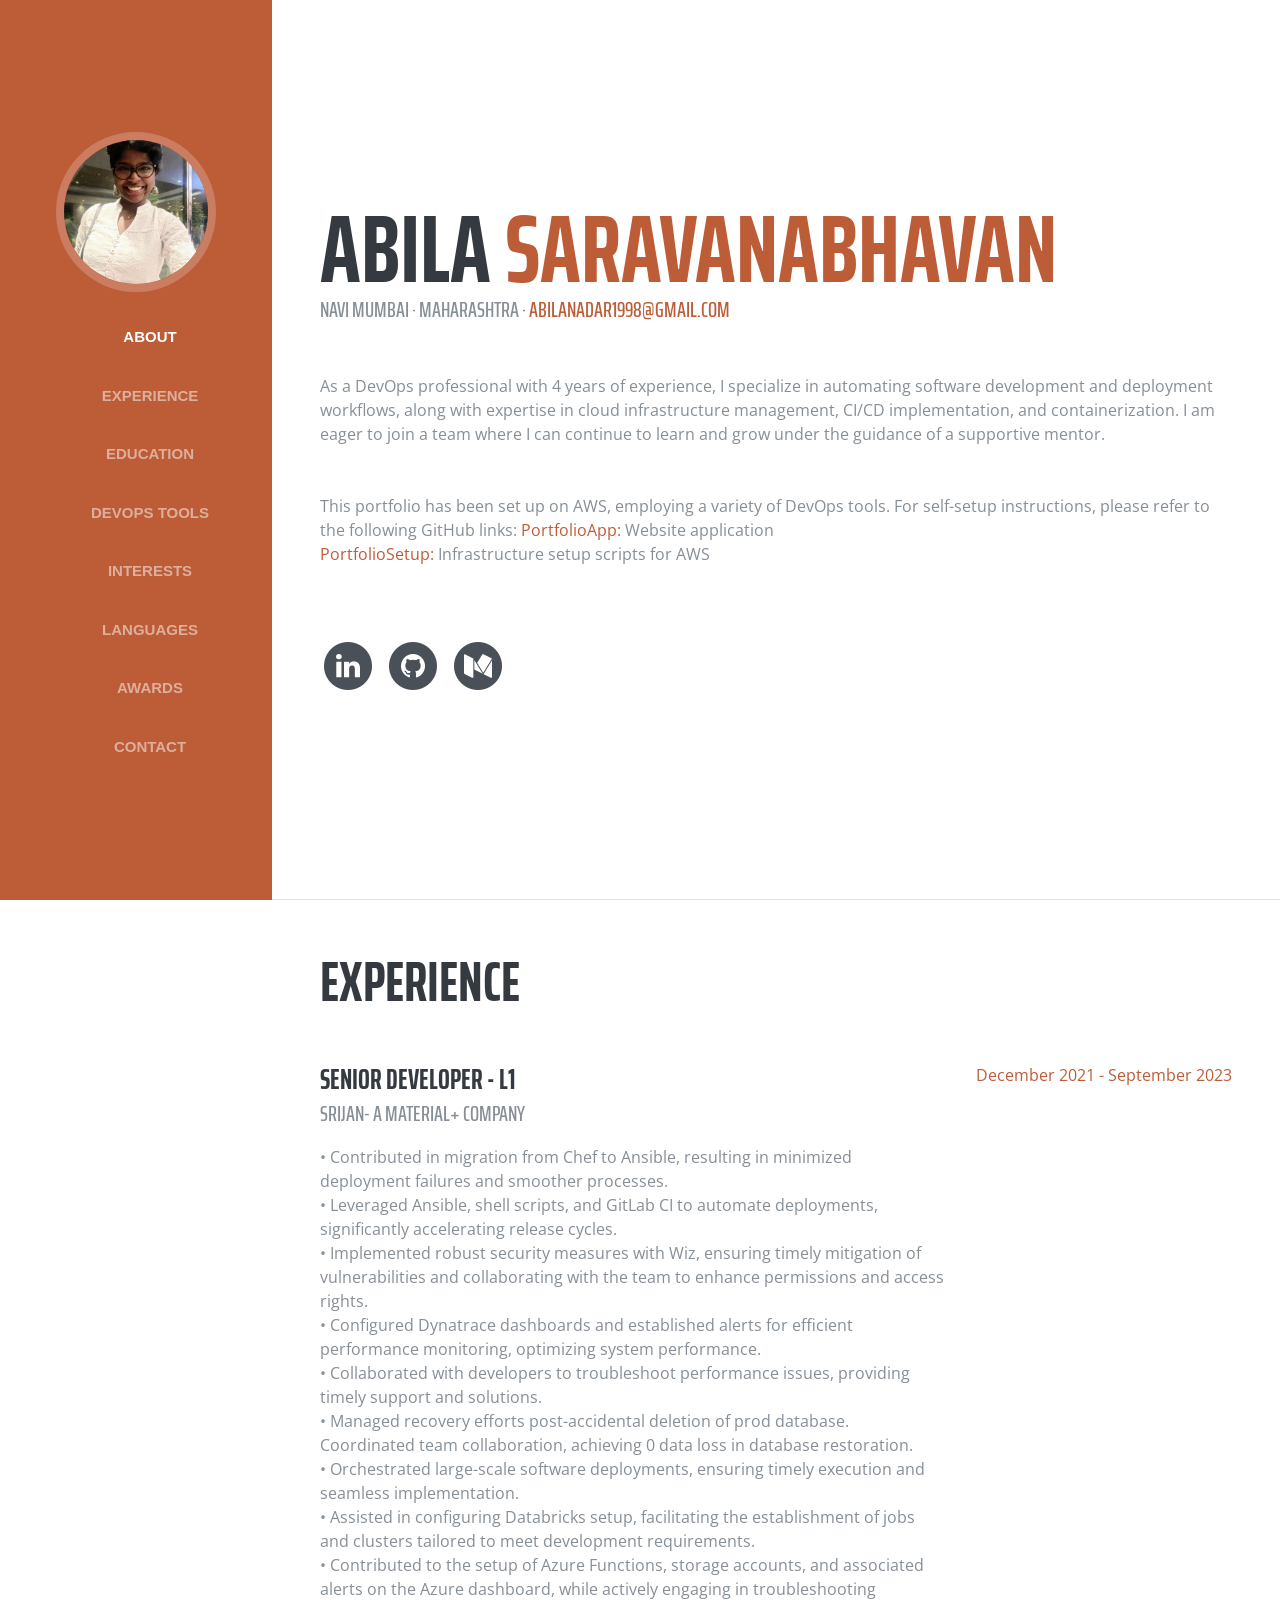
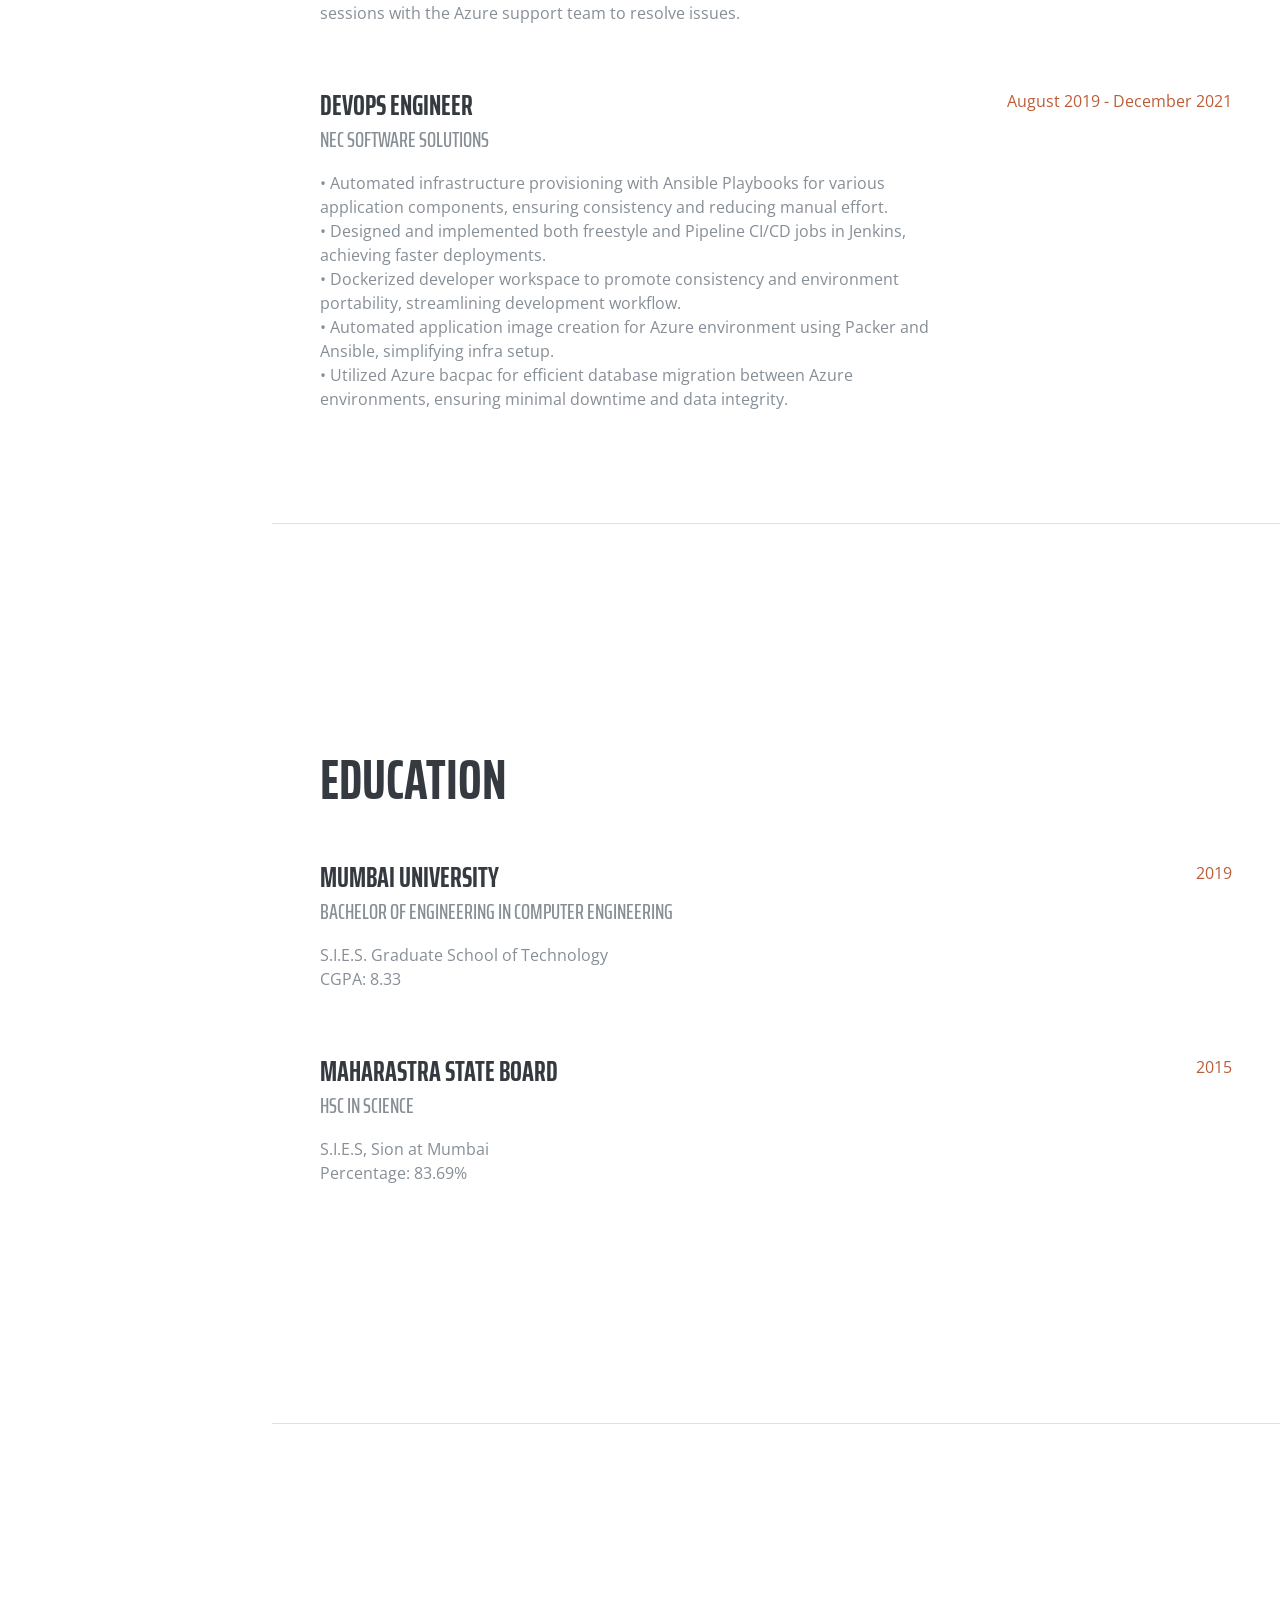
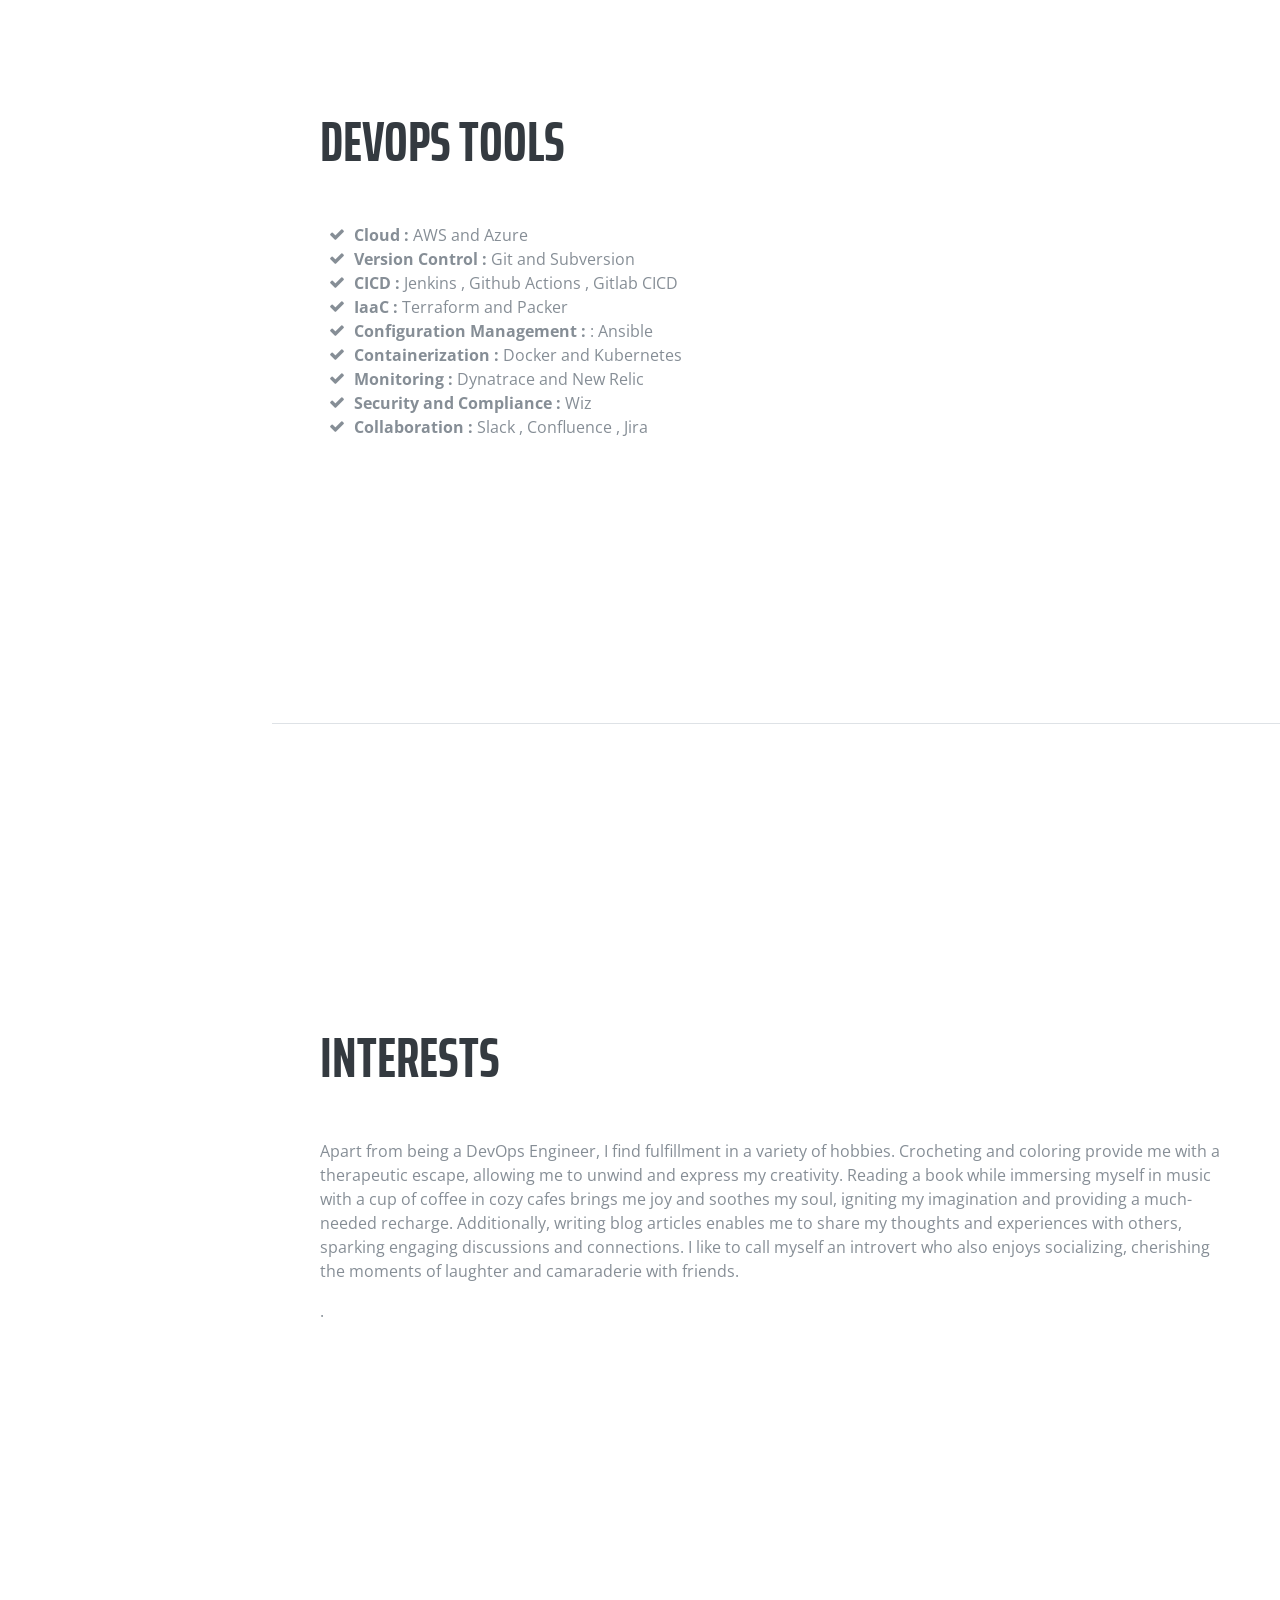
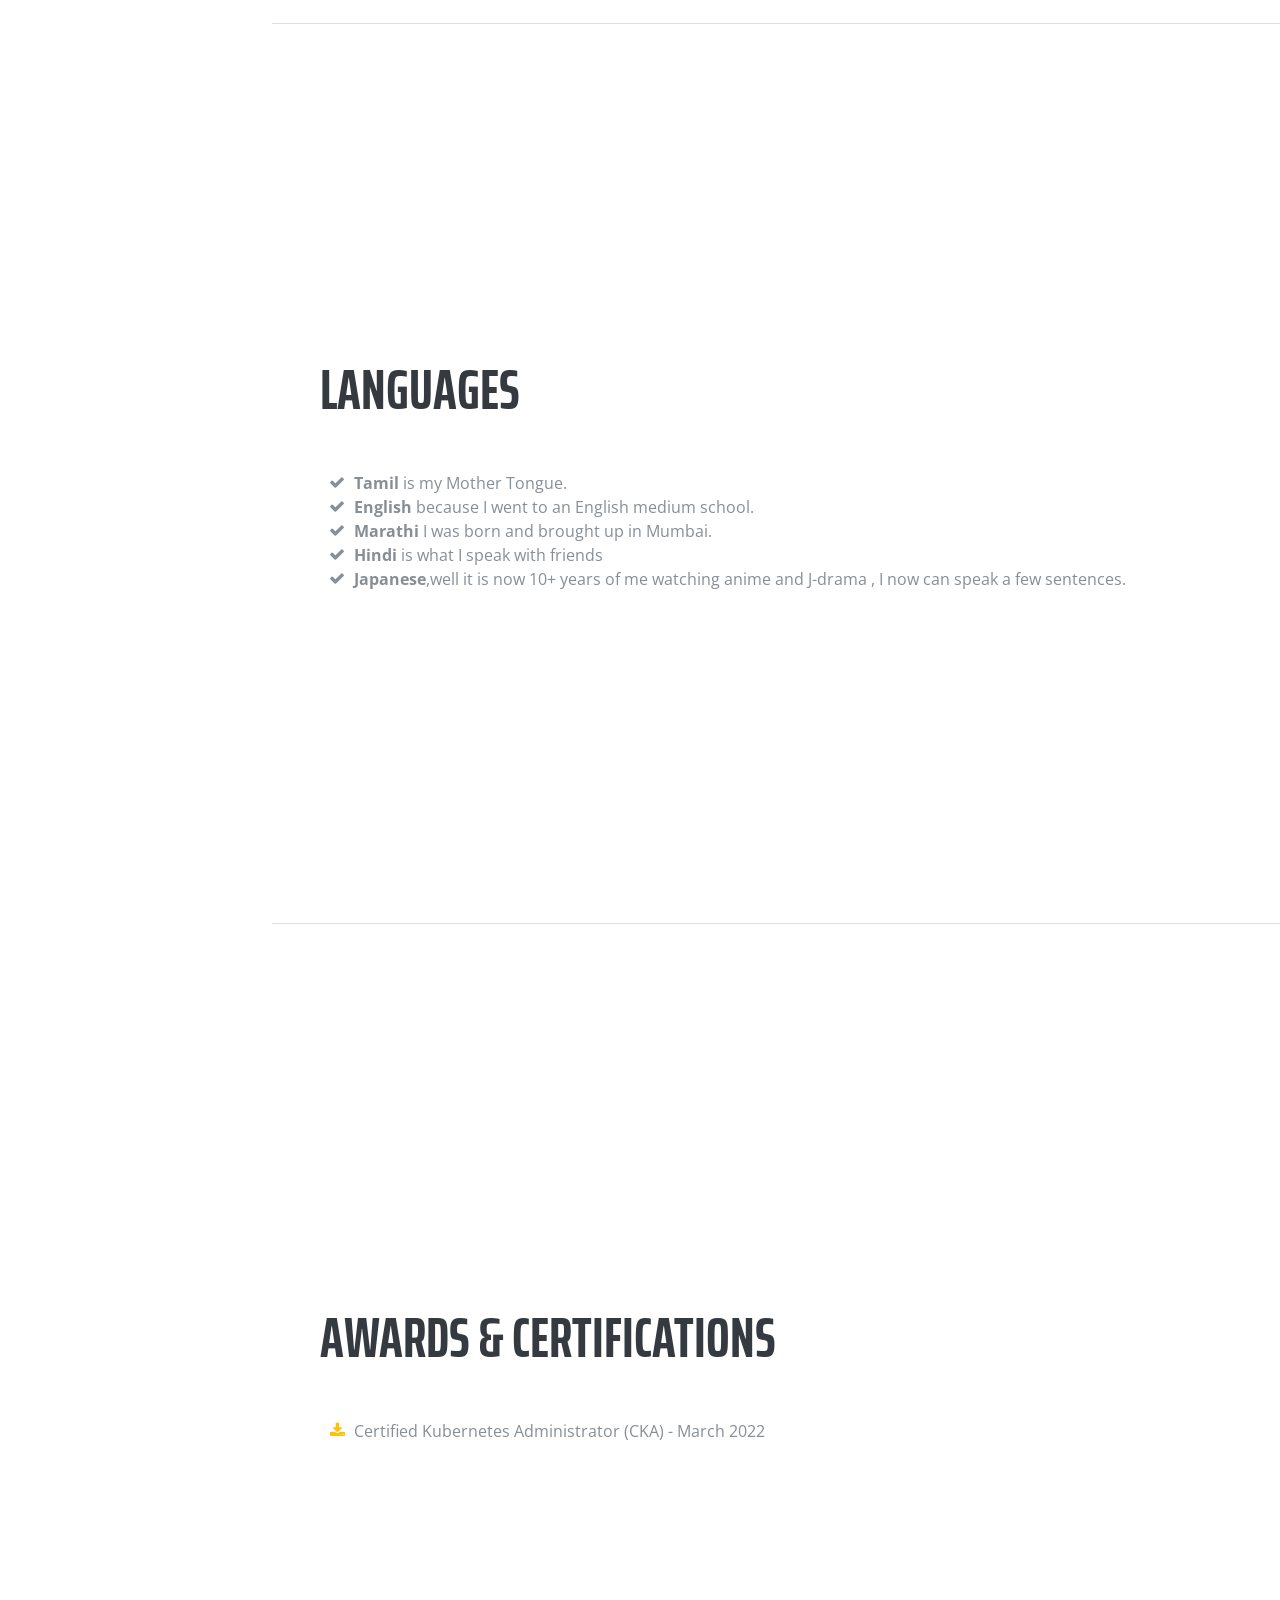
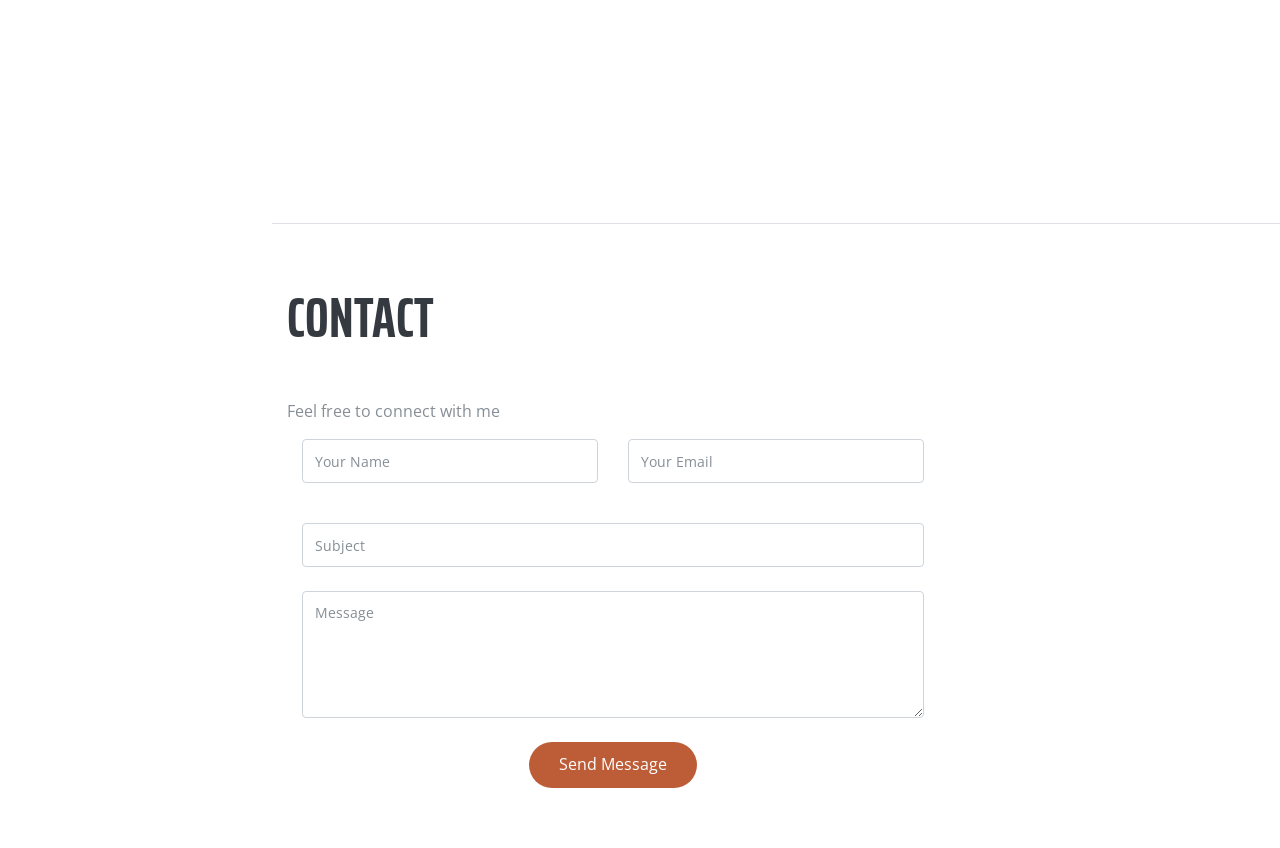
<file: application/WebContent/index.html>
<!DOCTYPE html>
<html lang="en">

  <head>

    <meta charset="utf-8">
    <meta name="viewport" content="width=device-width, initial-scale=1, shrink-to-fit=no">
    <meta name="description" content="">
    <meta name="author" content="">

    <title>Abila Saravanabhavan Portfolio Resume</title>

    <!-- Bootstrap core CSS -->
    <link href="vendor/bootstrap/css/bootstrap.min.css" rel="stylesheet">

    <!-- Custom fonts for this template -->
    <link href="https://fonts.googleapis.com/css?family=Saira+Extra+Condensed:100,200,300,400,500,600,700,800,900" rel="stylesheet">
    <link href="https://fonts.googleapis.com/css?family=Open+Sans:300,300i,400,400i,600,600i,700,700i,800,800i" rel="stylesheet">
    <link href="vendor/font-awesome/css/font-awesome.min.css" rel="stylesheet">
    <link href="vendor/devicons/css/devicons.min.css" rel="stylesheet">
    <link href="vendor/simple-line-icons/css/simple-line-icons.css" rel="stylesheet">

    <!-- Custom styles for this template -->
    <link href="css/resume.min.css" rel="stylesheet">

    <!-- Template Main CSS File -->
    <link href="assets/css/style.css" rel="stylesheet">


  </head>

  <body id="page-top">

    <nav class="navbar navbar-expand-lg navbar-dark bg-primary fixed-top" id="sideNav">
      <a class="navbar-brand js-scroll-trigger" href="#page-top">
        <span class="d-block d-lg-none">Start Bootstrap</span>
        <span class="d-none d-lg-block">
          <img class="img-fluid img-profile rounded-circle mx-auto mb-2" src="img/profile.jpg" alt="">
        </span>
      </a>
      <button class="navbar-toggler" type="button" data-toggle="collapse" data-target="#navbarSupportedContent" aria-controls="navbarSupportedContent" aria-expanded="false" aria-label="Toggle navigation">
        <span class="navbar-toggler-icon"></span>
      </button>
      <div class="collapse navbar-collapse" id="navbarSupportedContent">
        <ul class="navbar-nav">
          <li class="nav-item">
            <a class="nav-link js-scroll-trigger" href="#about">About</a>
          </li>
          <li class="nav-item">
            <a class="nav-link js-scroll-trigger" href="#experience">Experience</a>
          </li>
          <li class="nav-item">
            <a class="nav-link js-scroll-trigger" href="#education">Education</a>
          </li>
          <li class="nav-item">
            <a class="nav-link js-scroll-trigger" href="#tools">DevOps Tools</a>
          </li>
          <li class="nav-item">
            <a class="nav-link js-scroll-trigger" href="#interests">Interests</a>
          </li>
          <li class="nav-item">
            <a class="nav-link js-scroll-trigger" href="#languages">Languages</a>
          </li>
          <li class="nav-item">
            <a class="nav-link js-scroll-trigger" href="#awards">Awards</a>
          </li>
          <li class="nav-item">
            <a class="nav-link js-scroll-trigger" href="#contact">Contact</a>
          </li>
        </ul>
      </div>
    </nav>

    <div class="container-fluid p-0">

      <section class="resume-section p-3 p-lg-5 d-flex d-column" id="about">
        <div class="my-auto">
          <h1 class="mb-0">Abila
            <span class="text-primary">Saravanabhavan</span>
          </h1>
          <div class="subheading mb-5">Navi Mumbai · Maharashtra ·
            <a href="mailto:name@email.com">abilanadar1998@gmail.com</a>
          </div>
          <p class="mb-5">
            As a DevOps professional with 4 years of experience, I specialize in automating software development and deployment workflows, along with expertise in cloud infrastructure management, CI/CD implementation, and containerization. I am eager to join a team where I can continue to learn and grow under the guidance of a supportive mentor.</p>
          
            This portfolio has been set up on AWS, employing a variety of DevOps tools. For self-setup instructions, please refer to the following GitHub links: 
            <a href="https://github.com/abila98/PortfolioApp.git" target="_blank">PortfolioApp:</a> Website application <br>
            <a href="https://github.com/abila98/PortfolioSetup.git" target="_blank">PortfolioSetup:</a> Infrastructure setup scripts for AWS<br>
            <br><br><br>
          <ul class="list-inline list-social-icons mb-0">
            <li class="list-inline-item">
              <a href="https://www.linkedin.com/in/abila-saravanabhavan/" target="_blank">
                <span class="fa-stack fa-lg">
                  <i class="fa fa-circle fa-stack-2x"></i>
                  <i class="fa fa-linkedin fa-stack-1x fa-inverse"></i>
                </span>
              </a>
            </li>
            <li class="list-inline-item">
              <a href="https://github.com/abila98/" target="_blank">
                <span class="fa-stack fa-lg">
                  <i class="fa fa-circle fa-stack-2x"></i>
                  <i class="fa fa-github fa-stack-1x fa-inverse"></i>
                </span>
              </a>
            </li>

            <li class="list-inline-item">
              <a href="https://medium.com/@abilathegreat" target="_blank">
                <span class="fa-stack fa-lg">
                  <i class="fa fa-circle fa-stack-2x"></i>
                  <i class="fa fa-medium fa-stack-1x fa-inverse"></i>
                </span>
              </a>
            </li>
          </ul>
        </div>
      </section>

      <section class="resume-section p-3 p-lg-5 d-flex flex-column" id="experience">
        <div class="my-auto">
          <h2 class="mb-5">Experience</h2>

          <div class="resume-item d-flex flex-column flex-md-row mb-5">
            <div class="resume-content mr-auto">
              <h3 class="mb-0">Senior Developer - L1</h3>
              <div class="subheading mb-3">Srijan- A Material+ Company</div>
              <p>• Contributed in migration from Chef to Ansible, resulting in minimized deployment failures and smoother processes. 
                <br>• Leveraged Ansible, shell scripts, and GitLab CI to automate deployments, significantly accelerating release cycles.<br>
                • Implemented robust security measures with Wiz, ensuring timely mitigation of vulnerabilities and collaborating with the team to enhance
                permissions and access rights.<br>
                • Configured Dynatrace dashboards and established alerts for efficient performance monitoring, optimizing system performance.<br>
                • Collaborated with developers to troubleshoot performance issues, providing timely support and solutions.<br>
                • Managed recovery efforts post-accidental deletion of prod database. Coordinated team collaboration, achieving 0 data loss in database restoration.<br>
                • Orchestrated large-scale software deployments, ensuring timely execution and seamless implementation.<br>
                • Assisted in configuring Databricks setup, facilitating the establishment of jobs and clusters tailored to meet development requirements.<br>
                • Contributed to the setup of Azure Functions, storage accounts, and associated alerts on the Azure dashboard, while actively engaging in
                troubleshooting sessions with the Azure support team to resolve issues.</p>
            </div>
            <div class="resume-date text-md-right">
              <span class="text-primary">December 2021 - September 2023</span>
            </div>
          </div>

          <div class="resume-item d-flex flex-column flex-md-row mb-5">
            <div class="resume-content mr-auto">
              <h3 class="mb-0">DevOps Engineer</h3>
              <div class="subheading mb-3">NEC Software Solutions</div>
              <p>• Automated infrastructure provisioning with Ansible Playbooks for various application components, ensuring consistency and reducing
                manual effort.<br>
                • Designed and implemented both freestyle and Pipeline CI/CD jobs in Jenkins, achieving faster deployments.<br>
                • Dockerized developer workspace to promote consistency and environment portability, streamlining development workflow.<br>
                • Automated application image creation for Azure environment using Packer and Ansible, simplifying infra setup.<br>
                • Utilized Azure bacpac for efficient database migration between Azure environments, ensuring minimal downtime and data integrity.
                </p>
            </div>
            <div class="resume-date text-md-right">
              <span class="text-primary">August 2019 - December 2021</span>
            </div>
          </div>
        </div>

      </section>

      <section class="resume-section p-3 p-lg-5 d-flex flex-column" id="education">
        <div class="my-auto">
          <h2 class="mb-5">Education</h2>

          <div class="resume-item d-flex flex-column flex-md-row mb-5">
            <div class="resume-content mr-auto">
              <h3 class="mb-0">Mumbai University</h3>
              <div class="subheading mb-3">Bachelor of Engineering in Computer Engineering</div>
              <div>S.I.E.S. Graduate School of Technology</div>
              <p>CGPA: 8.33</p>
            </div>
            <div class="resume-date text-md-right">
              <span class="text-primary">2019</span>
            </div>
          </div>

          <div class="resume-item d-flex flex-column flex-md-row">
            <div class="resume-content mr-auto">
              <h3 class="mb-0">Maharastra State Board</h3>
              <div class="subheading mb-3">HSC in Science</div>
              <div>S.I.E.S, Sion at Mumbai</div>
              <p>Percentage: 83.69%</p>
            </div>
            <div class="resume-date text-md-right">
              <span class="text-primary">2015</span>
            </div>
          </div>

        </div>
      </section>

      <section class="resume-section p-3 p-lg-5 d-flex flex-column" id="tools">
        <div class="my-auto">
          <h2 class="mb-5">DevOps Tools</h2>
          <ul class="fa-ul mb-0">
            <li>
              <i class="fa-li fa fa-check"></i>
              <b>Cloud :</b> AWS and Azure</li>
            <li>
              <i class="fa-li fa fa-check"></i>
              <b>Version Control :</b> Git and Subversion</li>
            <li>
              <i class="fa-li fa fa-check"></i>
              <b>CICD :</b> Jenkins , Github Actions , Gitlab CICD</li>
            <li>
              <i class="fa-li fa fa-check"></i>
             <b>IaaC :</b> Terraform and Packer</li>
             <li>
              <i class="fa-li fa fa-check"></i>
             <b>Configuration Management : </b> : Ansible</li>
             <li>
              <i class="fa-li fa fa-check"></i>
             <b>Containerization : </b>Docker and Kubernetes</li>
             <li>
              <i class="fa-li fa fa-check"></i>
             <b>Monitoring : </b> Dynatrace and New Relic</li>
             <li>
              <i class="fa-li fa fa-check"></i>
             <b>Security and Compliance : </b> Wiz</li>
             <li>
              <i class="fa-li fa fa-check"></i>
             <b>Collaboration : </b> Slack , Confluence , Jira</li>
          </ul>
        </div>
      </section>

      <section class="resume-section p-3 p-lg-5 d-flex flex-column" id="interests">
        <div class="my-auto">
          <h2 class="mb-5">Interests</h2>
          <p>Apart from being a DevOps Engineer, I find fulfillment in a variety of hobbies. Crocheting and coloring provide me with a therapeutic escape, allowing me to unwind and express my creativity. Reading a book while immersing myself in music with a cup of coffee in cozy cafes brings me joy and soothes my soul, igniting my imagination and providing a much-needed recharge. Additionally, writing blog articles enables me to share my thoughts and experiences with others, sparking engaging discussions and connections. I like to call myself an introvert who also enjoys socializing, cherishing the moments of laughter and camaraderie with friends.</p>
          <p class="mb-0">.</p>
        </div>
      </section>

      <section class="resume-section p-3 p-lg-5 d-flex flex-column" id="languages">
        <div class="my-auto">
          <h2 class="mb-5">Languages</h2>
          <ul class="fa-ul mb-0">
            <li>
              <i class="fa-li fa fa-check"></i>
              <b>Tamil</b> is my Mother Tongue.</li>
            <li>
              <i class="fa-li fa fa-check"></i>
              <b>English</b> because I went to an English medium school.</li>
            <li>
              <i class="fa-li fa fa-check"></i>
              <b>Marathi</b> I was born and brought up in Mumbai.</li>
            <li>
              <i class="fa-li fa fa-check"></i>
             <b>Hindi</b> is what I speak with friends</li>
             <li>
              <i class="fa-li fa fa-check"></i>
             <b>Japanese</b>,well it is now 10+ years of me watching anime and J-drama , I now can speak a few sentences.</li>
          </ul>

        </div>
      </section>

      <section class="resume-section p-3 p-lg-5 d-flex flex-column" id="awards">
        <div class="my-auto">
          <h2 class="mb-5">Awards &amp; Certifications</h2>
          <ul class="fa-ul mb-0">
            <li>Certified Kubernetes Administrator (CKA) - March 2022
              <a href="https://abilacertificate.s3.us-west-1.amazonaws.com/abila-saravanabhavan-cka-certificate.pdf" download="abila-saravanabhavan-cka-certificate.pdf" target="_blank">
                <i class="fa-li fa fa-download text-warning"></i>
              </a>
            </li>
          </ul>
        </div>
      </section>

    </div>

       <!-- ======= Contact Section ======= -->
       <section id="contact" class="contact">
        <div class="container" data-aos="fade-up">
  
          <div class="my-auto">
            <h2 class="mb-5">Contact</h2>
            <p>Feel free to connect with me</p>
          </div>
  
          <!-- <div>
            <iframe style="border:0; width: 100%; height: 270px;" src="https://www.google.com/maps/embed?pb=!1m14!1m8!1m3!1d12097.433213460943!2d-74.0062269!3d40.7101282!3m2!1i1024!2i768!4f13.1!3m3!1m2!1s0x0%3A0xb89d1fe6bc499443!2sDowntown+Conference+Center!5e0!3m2!1smk!2sbg!4v1539943755621" frameborder="0" allowfullscreen></iframe>
          </div> -->
  <!-- 
          <div class="row mt-5">
  
            <div class="col-lg-4">
              <div class="info">
                <div class="address">
                  <i class="bi bi-geo-alt"></i>
                  <h4>Location:</h4>
                  <p>Mumbai</p>
                </div>
  
                <div class="email">
                  <i class="bi bi-envelope"></i>
                  <h4>Email:</h4>
                  <p>info@example.com</p>
                </div>
  
              </div>
  
            </div> -->
  
           <div class="col-lg-8 mt-5 mt-lg-0">

            <form action="submit.jsp" method="post" role="form" class="php-email-form">
              <div class="row">
                <div class="col-md-6 form-group">
                  <input type="text" name="name" class="form-control" id="name" placeholder="Your Name" required>
                </div>
                <div class="col-md-6 form-group mt-3 mt-md-0">
                  <input type="email" class="form-control" name="email" id="email" placeholder="Your Email" required>
                </div>
              </div>
              <div class="form-group mt-3">
                <input type="text" class="form-control" name="subject" id="subject" placeholder="Subject" required>
              </div>
              <div class="form-group mt-3">
                <textarea class="form-control" name="message" rows="5" placeholder="Message" required></textarea>
              </div>
              <div class="my-3">
                <div class="loading">Loading</div>
                <div class="error-message"></div>
                <div class="sent-message">Your message has been sent. Thank you!</div>
              </div>
              <div class="text-center"><button type="submit">Send Message</button></div>
            </form>

          </div> 

    <!-- Bootstrap core JavaScript -->
    <script src="vendor/jquery/jquery.min.js"></script>
    <script src="vendor/bootstrap/js/bootstrap.bundle.min.js"></script>

    <!-- Plugin JavaScript -->
    <script src="vendor/jquery-easing/jquery.easing.min.js"></script>

    <!-- Custom scripts for this template -->
    <script src="js/resume.min.js"></script>

  </body>

</html>
</file>
<file: application/WebContent/vendor/simple-line-icons/css/simple-line-icons.css>
@font-face {
  font-family: 'simple-line-icons';
  src: url('../fonts/Simple-Line-Icons.eot?v=2.4.0');
  src: url('../fonts/Simple-Line-Icons.eot?v=2.4.0#iefix') format('embedded-opentype'), url('../fonts/Simple-Line-Icons.woff2?v=2.4.0') format('woff2'), url('../fonts/Simple-Line-Icons.ttf?v=2.4.0') format('truetype'), url('../fonts/Simple-Line-Icons.woff?v=2.4.0') format('woff'), url('../fonts/Simple-Line-Icons.svg?v=2.4.0#simple-line-icons') format('svg');
  font-weight: normal;
  font-style: normal;
}
/*
 Use the following CSS code if you want to have a class per icon.
 Instead of a list of all class selectors, you can use the generic [class*="icon-"] selector, but it's slower:
*/
.icon-user,
.icon-people,
.icon-user-female,
.icon-user-follow,
.icon-user-following,
.icon-user-unfollow,
.icon-login,
.icon-logout,
.icon-emotsmile,
.icon-phone,
.icon-call-end,
.icon-call-in,
.icon-call-out,
.icon-map,
.icon-location-pin,
.icon-direction,
.icon-directions,
.icon-compass,
.icon-layers,
.icon-menu,
.icon-list,
.icon-options-vertical,
.icon-options,
.icon-arrow-down,
.icon-arrow-left,
.icon-arrow-right,
.icon-arrow-up,
.icon-arrow-up-circle,
.icon-arrow-left-circle,
.icon-arrow-right-circle,
.icon-arrow-down-circle,
.icon-check,
.icon-clock,
.icon-plus,
.icon-minus,
.icon-close,
.icon-event,
.icon-exclamation,
.icon-organization,
.icon-trophy,
.icon-screen-smartphone,
.icon-screen-desktop,
.icon-plane,
.icon-notebook,
.icon-mustache,
.icon-mouse,
.icon-magnet,
.icon-energy,
.icon-disc,
.icon-cursor,
.icon-cursor-move,
.icon-crop,
.icon-chemistry,
.icon-speedometer,
.icon-shield,
.icon-screen-tablet,
.icon-magic-wand,
.icon-hourglass,
.icon-graduation,
.icon-ghost,
.icon-game-controller,
.icon-fire,
.icon-eyeglass,
.icon-envelope-open,
.icon-envelope-letter,
.icon-bell,
.icon-badge,
.icon-anchor,
.icon-wallet,
.icon-vector,
.icon-speech,
.icon-puzzle,
.icon-printer,
.icon-present,
.icon-playlist,
.icon-pin,
.icon-picture,
.icon-handbag,
.icon-globe-alt,
.icon-globe,
.icon-folder-alt,
.icon-folder,
.icon-film,
.icon-feed,
.icon-drop,
.icon-drawer,
.icon-docs,
.icon-doc,
.icon-diamond,
.icon-cup,
.icon-calculator,
.icon-bubbles,
.icon-briefcase,
.icon-book-open,
.icon-basket-loaded,
.icon-basket,
.icon-bag,
.icon-action-undo,
.icon-action-redo,
.icon-wrench,
.icon-umbrella,
.icon-trash,
.icon-tag,
.icon-support,
.icon-frame,
.icon-size-fullscreen,
.icon-size-actual,
.icon-shuffle,
.icon-share-alt,
.icon-share,
.icon-rocket,
.icon-question,
.icon-pie-chart,
.icon-pencil,
.icon-note,
.icon-loop,
.icon-home,
.icon-grid,
.icon-graph,
.icon-microphone,
.icon-music-tone-alt,
.icon-music-tone,
.icon-earphones-alt,
.icon-earphones,
.icon-equalizer,
.icon-like,
.icon-dislike,
.icon-control-start,
.icon-control-rewind,
.icon-control-play,
.icon-control-pause,
.icon-control-forward,
.icon-control-end,
.icon-volume-1,
.icon-volume-2,
.icon-volume-off,
.icon-calendar,
.icon-bulb,
.icon-chart,
.icon-ban,
.icon-bubble,
.icon-camrecorder,
.icon-camera,
.icon-cloud-download,
.icon-cloud-upload,
.icon-envelope,
.icon-eye,
.icon-flag,
.icon-heart,
.icon-info,
.icon-key,
.icon-link,
.icon-lock,
.icon-lock-open,
.icon-magnifier,
.icon-magnifier-add,
.icon-magnifier-remove,
.icon-paper-clip,
.icon-paper-plane,
.icon-power,
.icon-refresh,
.icon-reload,
.icon-settings,
.icon-star,
.icon-symbol-female,
.icon-symbol-male,
.icon-target,
.icon-credit-card,
.icon-paypal,
.icon-social-tumblr,
.icon-social-twitter,
.icon-social-facebook,
.icon-social-instagram,
.icon-social-linkedin,
.icon-social-pinterest,
.icon-social-github,
.icon-social-google,
.icon-social-reddit,
.icon-social-skype,
.icon-social-dribbble,
.icon-social-behance,
.icon-social-foursqare,
.icon-social-soundcloud,
.icon-social-spotify,
.icon-social-stumbleupon,
.icon-social-youtube,
.icon-social-dropbox,
.icon-social-vkontakte,
.icon-social-steam {
  font-family: 'simple-line-icons';
  speak: none;
  font-style: normal;
  font-weight: normal;
  font-variant: normal;
  text-transform: none;
  line-height: 1;
  /* Better Font Rendering =========== */
  -webkit-font-smoothing: antialiased;
  -moz-osx-font-smoothing: grayscale;
}
.icon-user:before {
  content: "\e005";
}
.icon-people:before {
  content: "\e001";
}
.icon-user-female:before {
  content: "\e000";
}
.icon-user-follow:before {
  content: "\e002";
}
.icon-user-following:before {
  content: "\e003";
}
.icon-user-unfollow:before {
  content: "\e004";
}
.icon-login:before {
  content: "\e066";
}
.icon-logout:before {
  content: "\e065";
}
.icon-emotsmile:before {
  content: "\e021";
}
.icon-phone:before {
  content: "\e600";
}
.icon-call-end:before {
  content: "\e048";
}
.icon-call-in:before {
  content: "\e047";
}
.icon-call-out:before {
  content: "\e046";
}
.icon-map:before {
  content: "\e033";
}
.icon-location-pin:before {
  content: "\e096";
}
.icon-direction:before {
  content: "\e042";
}
.icon-directions:before {
  content: "\e041";
}
.icon-compass:before {
  content: "\e045";
}
.icon-layers:before {
  content: "\e034";
}
.icon-menu:before {
  content: "\e601";
}
.icon-list:before {
  content: "\e067";
}
.icon-options-vertical:before {
  content: "\e602";
}
.icon-options:before {
  content: "\e603";
}
.icon-arrow-down:before {
  content: "\e604";
}
.icon-arrow-left:before {
  content: "\e605";
}
.icon-arrow-right:before {
  content: "\e606";
}
.icon-arrow-up:before {
  content: "\e607";
}
.icon-arrow-up-circle:before {
  content: "\e078";
}
.icon-arrow-left-circle:before {
  content: "\e07a";
}
.icon-arrow-right-circle:before {
  content: "\e079";
}
.icon-arrow-down-circle:before {
  content: "\e07b";
}
.icon-check:before {
  content: "\e080";
}
.icon-clock:before {
  content: "\e081";
}
.icon-plus:before {
  content: "\e095";
}
.icon-minus:before {
  content: "\e615";
}
.icon-close:before {
  content: "\e082";
}
.icon-event:before {
  content: "\e619";
}
.icon-exclamation:before {
  content: "\e617";
}
.icon-organization:before {
  content: "\e616";
}
.icon-trophy:before {
  content: "\e006";
}
.icon-screen-smartphone:before {
  content: "\e010";
}
.icon-screen-desktop:before {
  content: "\e011";
}
.icon-plane:before {
  content: "\e012";
}
.icon-notebook:before {
  content: "\e013";
}
.icon-mustache:before {
  content: "\e014";
}
.icon-mouse:before {
  content: "\e015";
}
.icon-magnet:before {
  content: "\e016";
}
.icon-energy:before {
  content: "\e020";
}
.icon-disc:before {
  content: "\e022";
}
.icon-cursor:before {
  content: "\e06e";
}
.icon-cursor-move:before {
  content: "\e023";
}
.icon-crop:before {
  content: "\e024";
}
.icon-chemistry:before {
  content: "\e026";
}
.icon-speedometer:before {
  content: "\e007";
}
.icon-shield:before {
  content: "\e00e";
}
.icon-screen-tablet:before {
  content: "\e00f";
}
.icon-magic-wand:before {
  content: "\e017";
}
.icon-hourglass:before {
  content: "\e018";
}
.icon-graduation:before {
  content: "\e019";
}
.icon-ghost:before {
  content: "\e01a";
}
.icon-game-controller:before {
  content: "\e01b";
}
.icon-fire:before {
  content: "\e01c";
}
.icon-eyeglass:before {
  content: "\e01d";
}
.icon-envelope-open:before {
  content: "\e01e";
}
.icon-envelope-letter:before {
  content: "\e01f";
}
.icon-bell:before {
  content: "\e027";
}
.icon-badge:before {
  content: "\e028";
}
.icon-anchor:before {
  content: "\e029";
}
.icon-wallet:before {
  content: "\e02a";
}
.icon-vector:before {
  content: "\e02b";
}
.icon-speech:before {
  content: "\e02c";
}
.icon-puzzle:before {
  content: "\e02d";
}
.icon-printer:before {
  content: "\e02e";
}
.icon-present:before {
  content: "\e02f";
}
.icon-playlist:before {
  content: "\e030";
}
.icon-pin:before {
  content: "\e031";
}
.icon-picture:before {
  content: "\e032";
}
.icon-handbag:before {
  content: "\e035";
}
.icon-globe-alt:before {
  content: "\e036";
}
.icon-globe:before {
  content: "\e037";
}
.icon-folder-alt:before {
  content: "\e039";
}
.icon-folder:before {
  content: "\e089";
}
.icon-film:before {
  content: "\e03a";
}
.icon-feed:before {
  content: "\e03b";
}
.icon-drop:before {
  content: "\e03e";
}
.icon-drawer:before {
  content: "\e03f";
}
.icon-docs:before {
  content: "\e040";
}
.icon-doc:before {
  content: "\e085";
}
.icon-diamond:before {
  content: "\e043";
}
.icon-cup:before {
  content: "\e044";
}
.icon-calculator:before {
  content: "\e049";
}
.icon-bubbles:before {
  content: "\e04a";
}
.icon-briefcase:before {
  content: "\e04b";
}
.icon-book-open:before {
  content: "\e04c";
}
.icon-basket-loaded:before {
  content: "\e04d";
}
.icon-basket:before {
  content: "\e04e";
}
.icon-bag:before {
  content: "\e04f";
}
.icon-action-undo:before {
  content: "\e050";
}
.icon-action-redo:before {
  content: "\e051";
}
.icon-wrench:before {
  content: "\e052";
}
.icon-umbrella:before {
  content: "\e053";
}
.icon-trash:before {
  content: "\e054";
}
.icon-tag:before {
  content: "\e055";
}
.icon-support:before {
  content: "\e056";
}
.icon-frame:before {
  content: "\e038";
}
.icon-size-fullscreen:before {
  content: "\e057";
}
.icon-size-actual:before {
  content: "\e058";
}
.icon-shuffle:before {
  content: "\e059";
}
.icon-share-alt:before {
  content: "\e05a";
}
.icon-share:before {
  content: "\e05b";
}
.icon-rocket:before {
  content: "\e05c";
}
.icon-question:before {
  content: "\e05d";
}
.icon-pie-chart:before {
  content: "\e05e";
}
.icon-pencil:before {
  content: "\e05f";
}
.icon-note:before {
  content: "\e060";
}
.icon-loop:before {
  content: "\e064";
}
.icon-home:before {
  content: "\e069";
}
.icon-grid:before {
  content: "\e06a";
}
.icon-graph:before {
  content: "\e06b";
}
.icon-microphone:before {
  content: "\e063";
}
.icon-music-tone-alt:before {
  content: "\e061";
}
.icon-music-tone:before {
  content: "\e062";
}
.icon-earphones-alt:before {
  content: "\e03c";
}
.icon-earphones:before {
  content: "\e03d";
}
.icon-equalizer:before {
  content: "\e06c";
}
.icon-like:before {
  content: "\e068";
}
.icon-dislike:before {
  content: "\e06d";
}
.icon-control-start:before {
  content: "\e06f";
}
.icon-control-rewind:before {
  content: "\e070";
}
.icon-control-play:before {
  content: "\e071";
}
.icon-control-pause:before {
  content: "\e072";
}
.icon-control-forward:before {
  content: "\e073";
}
.icon-control-end:before {
  content: "\e074";
}
.icon-volume-1:before {
  content: "\e09f";
}
.icon-volume-2:before {
  content: "\e0a0";
}
.icon-volume-off:before {
  content: "\e0a1";
}
.icon-calendar:before {
  content: "\e075";
}
.icon-bulb:before {
  content: "\e076";
}
.icon-chart:before {
  content: "\e077";
}
.icon-ban:before {
  content: "\e07c";
}
.icon-bubble:before {
  content: "\e07d";
}
.icon-camrecorder:before {
  content: "\e07e";
}
.icon-camera:before {
  content: "\e07f";
}
.icon-cloud-download:before {
  content: "\e083";
}
.icon-cloud-upload:before {
  content: "\e084";
}
.icon-envelope:before {
  content: "\e086";
}
.icon-eye:before {
  content: "\e087";
}
.icon-flag:before {
  content: "\e088";
}
.icon-heart:before {
  content: "\e08a";
}
.icon-info:before {
  content: "\e08b";
}
.icon-key:before {
  content: "\e08c";
}
.icon-link:before {
  content: "\e08d";
}
.icon-lock:before {
  content: "\e08e";
}
.icon-lock-open:before {
  content: "\e08f";
}
.icon-magnifier:before {
  content: "\e090";
}
.icon-magnifier-add:before {
  content: "\e091";
}
.icon-magnifier-remove:before {
  content: "\e092";
}
.icon-paper-clip:before {
  content: "\e093";
}
.icon-paper-plane:before {
  content: "\e094";
}
.icon-power:before {
  content: "\e097";
}
.icon-refresh:before {
  content: "\e098";
}
.icon-reload:before {
  content: "\e099";
}
.icon-settings:before {
  content: "\e09a";
}
.icon-star:before {
  content: "\e09b";
}
.icon-symbol-female:before {
  content: "\e09c";
}
.icon-symbol-male:before {
  content: "\e09d";
}
.icon-target:before {
  content: "\e09e";
}
.icon-credit-card:before {
  content: "\e025";
}
.icon-paypal:before {
  content: "\e608";
}
.icon-social-tumblr:before {
  content: "\e00a";
}
.icon-social-twitter:before {
  content: "\e009";
}
.icon-social-facebook:before {
  content: "\e00b";
}
.icon-social-instagram:before {
  content: "\e609";
}
.icon-social-linkedin:before {
  content: "\e60a";
}
.icon-social-pinterest:before {
  content: "\e60b";
}
.icon-social-github:before {
  content: "\e60c";
}
.icon-social-google:before {
  content: "\e60d";
}
.icon-social-reddit:before {
  content: "\e60e";
}
.icon-social-skype:before {
  content: "\e60f";
}
.icon-social-dribbble:before {
  content: "\e00d";
}
.icon-social-behance:before {
  content: "\e610";
}
.icon-social-foursqare:before {
  content: "\e611";
}
.icon-social-soundcloud:before {
  content: "\e612";
}
.icon-social-spotify:before {
  content: "\e613";
}
.icon-social-stumbleupon:before {
  content: "\e614";
}
.icon-social-youtube:before {
  content: "\e008";
}
.icon-social-dropbox:before {
  content: "\e00c";
}
.icon-social-vkontakte:before {
  content: "\e618";
}
.icon-social-steam:before {
  content: "\e620";
}
</file>
<file: application/WebContent/vendor/devicons/css/devicons.min.css>
/*!
 *  Devicons 1.8.0 made by Theodore Vorillas / http://vorillaz.com 
 */
@font-face{font-family:devicons;src:url(../fonts/devicons.eot?xqxft6);src:url(../fonts/devicons.eot?#iefixxqxft6) format("embedded-opentype"),url(../fonts/devicons.woff?xqxft6) format("woff"),url(../fonts/devicons.ttf?xqxft6) format("truetype"),url(../fonts/devicons.svg?xqxft6#devicons) format("svg");font-weight:400;font-style:normal}.devicons{font-family:devicons;speak:none;font-style:normal;font-weight:400;font-variant:normal;text-transform:none;line-height:1;-webkit-font-smoothing:antialiased;-moz-osx-font-smoothing:grayscale}.devicons-git:before{content:"\e602"}.devicons-git_compare:before{content:"\e628"}.devicons-git_branch:before{content:"\e625"}.devicons-git_commit:before{content:"\e629"}.devicons-git_pull_request:before{content:"\e626"}.devicons-git_merge:before{content:"\e627"}.devicons-bitbucket:before{content:"\e603"}.devicons-github_alt:before{content:"\e608"}.devicons-github_badge:before{content:"\e609"}.devicons-github:before{content:"\e60a"}.devicons-github_full:before{content:"\e617"}.devicons-java:before{content:"\e638"}.devicons-ruby:before{content:"\e639"}.devicons-scala:before{content:"\e637"}.devicons-python:before{content:"\e63c"}.devicons-go:before{content:"\e624"}.devicons-ruby_on_rails:before{content:"\e63b"}.devicons-django:before{content:"\e61d"}.devicons-markdown:before{content:"\e63e"}.devicons-php:before{content:"\e63d"}.devicons-mysql:before{content:"\e604"}.devicons-streamline:before{content:"\e605"}.devicons-database:before{content:"\e606"}.devicons-laravel:before{content:"\e63f"}.devicons-javascript:before{content:"\e64e"}.devicons-angular:before{content:"\e653"}.devicons-backbone:before{content:"\e652"}.devicons-coffeescript:before{content:"\e651"}.devicons-jquery:before{content:"\e650"}.devicons-modernizr:before{content:"\e620"}.devicons-jquery_ui:before{content:"\e654"}.devicons-ember:before{content:"\e61b"}.devicons-dojo:before{content:"\e61c"}.devicons-nodejs:before{content:"\e619"}.devicons-nodejs_small:before{content:"\e618"}.devicons-javascript_shield:before{content:"\e64f"}.devicons-bootstrap:before{content:"\e647"}.devicons-sass:before{content:"\e64b"}.devicons-css3_full:before{content:"\e64a"}.devicons-css3:before{content:"\e649"}.devicons-html5:before{content:"\e636"}.devicons-html5_multimedia:before{content:"\e632"}.devicons-html5_device_access:before{content:"\e633"}.devicons-html5_3d_effects:before{content:"\e635"}.devicons-html5_connectivity:before{content:"\e634"}.devicons-ghost_small:before{content:"\e614"}.devicons-ghost:before{content:"\e61f"}.devicons-magento:before{content:"\e640"}.devicons-joomla:before{content:"\e641"}.devicons-jekyll_small:before{content:"\e60d"}.devicons-drupal:before{content:"\e642"}.devicons-wordpress:before{content:"\e60b"}.devicons-grunt:before{content:"\e64c"}.devicons-bower:before{content:"\e64d"}.devicons-npm:before{content:"\e61e"}.devicons-yahoo_small:before{content:"\e62b"}.devicons-yahoo:before{content:"\e615"}.devicons-bing_small:before{content:"\e600"}.devicons-windows:before{content:"\e60f"}.devicons-linux:before{content:"\e612"}.devicons-ubuntu:before{content:"\e63a"}.devicons-android:before{content:"\e60e"}.devicons-apple:before{content:"\e611"}.devicons-appstore:before{content:"\e613"}.devicons-phonegap:before{content:"\e630"}.devicons-blackberry:before{content:"\e623"}.devicons-stackoverflow:before{content:"\e610"}.devicons-techcrunch:before{content:"\e62c"}.devicons-codrops:before{content:"\e62f"}.devicons-css_tricks:before{content:"\e601"}.devicons-smashing_magazine:before{content:"\e62d"}.devicons-netmagazine:before{content:"\e62e"}.devicons-codepen:before{content:"\e616"}.devicons-cssdeck:before{content:"\e62a"}.devicons-hackernews:before{content:"\e61a"}.devicons-dropbox:before{content:"\e607"}.devicons-google_drive:before{content:"\e631"}.devicons-visualstudio:before{content:"\e60c"}.devicons-unity_small:before{content:"\e621"}.devicons-raspberry_pi:before{content:"\e622"}.devicons-chrome:before{content:"\e643"}.devicons-ie:before{content:"\e644"}.devicons-firefox:before{content:"\e645"}.devicons-opera:before{content:"\e646"}.devicons-safari:before{content:"\e648"}.devicons-swift:before{content:"\e655"}.devicons-symfony:before{content:"\e656"}.devicons-symfony_badge:before{content:"\e657"}.devicons-less:before{content:"\e658"}.devicons-stylus:before{content:"\e659"}.devicons-trello:before{content:"\e65a"}.devicons-atlassian:before{content:"\e65b"}.devicons-jira:before{content:"\e65c"}.devicons-envato:before{content:"\e65d"}.devicons-snap_svg:before{content:"\e65e"}.devicons-raphael:before{content:"\e65f"}.devicons-google_analytics:before{content:"\e660"}.devicons-compass:before{content:"\e661"}.devicons-onedrive:before{content:"\e662"}.devicons-gulp:before{content:"\e663"}.devicons-atom:before{content:"\e664"}.devicons-cisco:before{content:"\e665"}.devicons-nancy:before{content:"\e666"}.devicons-clojure:before{content:"\e668"}.devicons-clojure_alt:before{content:"\e66a"}.devicons-perl:before{content:"\e669"}.devicons-celluloid:before{content:"\e66b"}.devicons-w3c:before{content:"\e66c"}.devicons-redis:before{content:"\e66d"}.devicons-postgresql:before{content:"\e66e"}.devicons-webplatform:before{content:"\e66f"}.devicons-jenkins:before{content:"\e667"}.devicons-requirejs:before{content:"\e670"}.devicons-opensource:before{content:"\e671"}.devicons-typo3:before{content:"\e672"}.devicons-uikit:before{content:"\e673"}.devicons-doctrine:before{content:"\e674"}.devicons-groovy:before{content:"\e675"}.devicons-nginx:before{content:"\e676"}.devicons-haskell:before{content:"\e677"}.devicons-zend:before{content:"\e678"}.devicons-gnu:before{content:"\e679"}.devicons-yeoman:before{content:"\e67a"}.devicons-heroku:before{content:"\e67b"}.devicons-debian:before{content:"\e67d"}.devicons-travis:before{content:"\e67e"}.devicons-dotnet:before{content:"\e67f"}.devicons-codeigniter:before{content:"\e680"}.devicons-javascript_badge:before{content:"\e681"}.devicons-yii:before{content:"\e682"}.devicons-msql_server:before{content:"\e67c"}.devicons-composer:before{content:"\e683"}.devicons-krakenjs_badge:before{content:"\e684"}.devicons-krakenjs:before{content:"\e685"}.devicons-mozilla:before{content:"\e686"}.devicons-firebase:before{content:"\e687"}.devicons-sizzlejs:before{content:"\e688"}.devicons-creativecommons:before{content:"\e689"}.devicons-creativecommons_badge:before{content:"\e68a"}.devicons-mitlicence:before{content:"\e68b"}.devicons-senchatouch:before{content:"\e68c"}.devicons-bugsense:before{content:"\e68d"}.devicons-extjs:before{content:"\e68e"}.devicons-mootools_badge:before{content:"\e68f"}.devicons-mootools:before{content:"\e690"}.devicons-ruby_rough:before{content:"\e691"}.devicons-komodo:before{content:"\e692"}.devicons-coda:before{content:"\e693"}.devicons-bintray:before{content:"\e694"}.devicons-terminal:before{content:"\e695"}.devicons-code:before{content:"\e696"}.devicons-responsive:before{content:"\e697"}.devicons-dart:before{content:"\e698"}.devicons-aptana:before{content:"\e699"}.devicons-mailchimp:before{content:"\e69a"}.devicons-netbeans:before{content:"\e69b"}.devicons-dreamweaver:before{content:"\e69c"}.devicons-brackets:before{content:"\e69d"}.devicons-eclipse:before{content:"\e69e"}.devicons-cloud9:before{content:"\e69f"}.devicons-scrum:before{content:"\e6a0"}.devicons-prolog:before{content:"\e6a1"}.devicons-terminal_badge:before{content:"\e6a2"}.devicons-code_badge:before{content:"\e6a3"}.devicons-mongodb:before{content:"\e6a4"}.devicons-meteor:before{content:"\e6a5"}.devicons-meteorfull:before{content:"\e6a6"}.devicons-fsharp:before{content:"\e6a7"}.devicons-rust:before{content:"\e6a8"}.devicons-ionic:before{content:"\e6a9"}.devicons-sublime:before{content:"\e6aa"}.devicons-appcelerator:before{content:"\e6ab"}.devicons-asterisk:before{content:"\e6ac"}.devicons-aws:before{content:"\e6ad"}.devicons-digital-ocean:before{content:"\e6ae"}.devicons-dlang:before{content:"\e6af"}.devicons-docker:before{content:"\e6b0"}.devicons-erlang:before{content:"\e6b1"}.devicons-google-cloud-platform:before{content:"\e6b2"}.devicons-grails:before{content:"\e6b3"}.devicons-illustrator:before{content:"\e6b4"}.devicons-intellij:before{content:"\e6b5"}.devicons-materializecss:before{content:"\e6b6"}.devicons-openshift:before{content:"\e6b7"}.devicons-photoshop:before{content:"\e6b8"}.devicons-rackspace:before{content:"\e6b9"}.devicons-react:before{content:"\e6ba"}.devicons-redhat:before{content:"\e6bb"}.devicons-scriptcs:before{content:"\e6bc"}.devicons-sqllite:before{content:"\e6c4"}.devicons-vim:before{content:"\e6c5"}
</file>
<file: application/WebContent/css/resume.min.css>
/*!
 * Start Bootstrap - Resume v4.0.0-beta.2 (https://startbootstrap.com/template-overviews/resume)
 * Copyright 2013-2017 Start Bootstrap
 * Licensed under MIT (https://github.com/BlackrockDigital/startbootstrap-resume/blob/master/LICENSE)
 */body{font-family:'Open Sans',serif;padding-top:54px;color:#868e96}@media (min-width:992px){body{padding-top:0;padding-left:17rem}}h1,h2,h3,h4,h5,h6{font-family:'Saira Extra Condensed',serif;font-weight:700;text-transform:uppercase;color:#343a40}h1{font-size:6rem;line-height:5.5rem}h2{font-size:3.5rem}.subheading{text-transform:uppercase;font-weight:500;font-family:'Saira Extra Condensed',serif;font-size:1.35rem}.list-social-icons a{color:#495057}.list-social-icons a:hover{color:#bd5d38}.list-social-icons a .fa-lg{font-size:1.75rem}.list-icons{font-size:3rem}.list-icons .list-inline-item i:hover{color:#bd5d38}#sideNav .navbar-nav .nav-item .nav-link{font-weight:600;text-transform:uppercase}@media (min-width:992px){#sideNav{text-align:center;position:fixed;top:0;left:0;display:flex;flex-direction:column;width:17rem;height:100vh}#sideNav .navbar-brand{display:flex;margin:auto auto 0;padding:.5rem}#sideNav .navbar-brand .img-profile{max-width:10rem;max-height:10rem;border:.5rem solid rgba(255,255,255,.2)}#sideNav .navbar-collapse{display:flex;align-items:flex-start;flex-grow:0;width:100%;margin-bottom:auto}#sideNav .navbar-collapse .navbar-nav{flex-direction:column;width:100%}#sideNav .navbar-collapse .navbar-nav .nav-item{display:block}#sideNav .navbar-collapse .navbar-nav .nav-item .nav-link{display:block}}section.resume-section{border-bottom:1px solid #dee2e6;padding-top:5rem!important;padding-bottom:5rem!important}section.resume-section .resume-item .resume-date{min-width:none}@media (min-width:768px){section.resume-section{min-height:100vh}section.resume-section .resume-item .resume-date{min-width:18rem}}@media (min-width:992px){section.resume-section{padding-top:3rem!important;padding-bottom:3rem!important}}.bg-primary{background-color:#bd5d38!important}.text-primary{color:#bd5d38!important}a{color:#bd5d38}a:active,a:focus,a:hover{color:#824027}
</file>
<file: application/WebContent/assets/css/style.css>
/**
* Template Name: Kelly
* Template URL: https://bootstrapmade.com/kelly-free-bootstrap-cv-resume-html-template/
* Updated: Mar 17 2024 with Bootstrap v5.3.3
* Author: BootstrapMade.com
* License: https://bootstrapmade.com/license/
*/

/*--------------------------------------------------------------
# General
--------------------------------------------------------------*/


#main {
  margin-top: 50px;
}

@media (max-width: 992px) {
  #main {
    margin-top: 30px;
  }
}

/*--------------------------------------------------------------
# Preloader
--------------------------------------------------------------*/
#preloader {
  position: fixed;
  top: 0;
  left: 0;
  right: 0;
  bottom: 0;
  z-index: 9999;
  overflow: hidden;
  background: #fff;
}

#preloader:before {
  content: "";
  position: fixed;
  top: calc(50% - 30px);
  left: calc(50% - 30px);
  border: 6px solid #BD5D38;
  border-top-color: #dcf5f2;
  border-radius: 50%;
  width: 60px;
  height: 60px;
  animation: animate-preloader 1s linear infinite;
}

@keyframes animate-preloader {
  0% {
    transform: rotate(0deg);
  }

  100% {
    transform: rotate(360deg);
  }
}

/*--------------------------------------------------------------
# Back to top button
--------------------------------------------------------------*/
.back-to-top {
  position: fixed;
  visibility: hidden;
  opacity: 0;
  right: 15px;
  bottom: 15px;
  z-index: 996;
  background: #BD5D38;
  width: 40px;
  height: 40px;
  border-radius: 50px;
  transition: all 0.4s;
}

.back-to-top i {
  font-size: 24px;
  color: #fff;
  line-height: 0;
}

.back-to-top:hover {
  background: #49cbbb;
  color: #fff;
}

.back-to-top.active {
  visibility: visible;
  opacity: 1;
}

/*--------------------------------------------------------------
# Header
--------------------------------------------------------------*/
#header {
  background: #e9e8e6;
  box-shadow: 0px 0px 25px 0 rgba(0, 0, 0, 0.08);
  z-index: 997;
  padding: 15px 0;
}

#header .logo {
  font-size: 32px;
  margin: 0;
  padding: 0;
  line-height: 1;
  font-weight: 400;
  letter-spacing: 2px;
  text-transform: uppercase;
}

#header .logo a {
  color: #222222;
}

#header .logo img {
  max-height: 40px;
}

@media (max-width: 992px) {
  #header .logo {
    font-size: 28px;
  }
}

/*--------------------------------------------------------------
# Header Social Links
--------------------------------------------------------------*/
.header-social-links {
  padding-right: 15px;
}

.header-social-links a {
  color: #6f6f6f;
  padding-left: 6px;
  display: inline-block;
  line-height: 0px;
  transition: 0.3s;
  font-size: 16px;
}

.header-social-links a:hover {
  color: #BD5D38;
}

/*--------------------------------------------------------------
# Navigation Menu
--------------------------------------------------------------*/
/**
* Desktop Navigation 
*/
.navbar {
  padding: 0;
}

.navbar ul {
  margin: 0;
  padding: 0;
  display: flex;
  list-style: none;
  align-items: center;
}

.navbar li {
  position: relative;
  padding: 10px 0 10px 28px;
}

.navbar a,
.navbar a:focus {
  display: flex;
  align-items: center;
  justify-content: space-between;
  font-family: "Raleway", sans-serif;
  font-size: 15px;
  font-weight: 600;
  color: #888888;
  white-space: nowrap;
  transition: 0.3s;
  position: relative;
}

.navbar a i,
.navbar a:focus i {
  font-size: 12px;
  line-height: 0;
  margin-left: 5px;
}

.navbar>ul>li>a:before {
  content: "";
  position: absolute;
  width: 0;
  height: 2px;
  bottom: -5px;
  left: 0;
  background-color: #BD5D38;
  visibility: hidden;
  width: 0px;
  transition: all 0.3s ease-in-out 0s;
}

.navbar a:hover:before,
.navbar li:hover>a:before,
.navbar .active:before {
  visibility: visible;
  width: 25px;
}

.navbar a:hover,
.navbar .active,
.navbar .active:focus,
.navbar li:hover>a {
  color: #222222;
}

.navbar .dropdown ul {
  display: block;
  position: absolute;
  left: 14px;
  top: calc(100% + 30px);
  margin: 0;
  padding: 10px 0;
  z-index: 99;
  opacity: 0;
  visibility: hidden;
  background: #fff;
  box-shadow: 0px 0px 30px rgba(127, 137, 161, 0.25);
  transition: 0.3s;
  border-radius: 4px;
}

.navbar .dropdown ul li {
  min-width: 200px;
  padding: 0;
}

.navbar .dropdown ul a {
  padding: 10px 20px;
  font-size: 15px;
  text-transform: none;
  font-weight: 600;
}

.navbar .dropdown ul a i {
  font-size: 12px;
}

.navbar .dropdown ul a:hover,
.navbar .dropdown ul .active:hover,
.navbar .dropdown ul li:hover>a {
  color: #BD5D38;
}

.navbar .dropdown:hover>ul {
  opacity: 1;
  top: 100%;
  visibility: visible;
}

.navbar .dropdown .dropdown ul {
  top: 0;
  left: calc(100% - 30px);
  visibility: hidden;
}

.navbar .dropdown .dropdown:hover>ul {
  opacity: 1;
  top: 0;
  left: 100%;
  visibility: visible;
}

@media (max-width: 1366px) {
  .navbar .dropdown .dropdown ul {
    left: -90%;
  }

  .navbar .dropdown .dropdown:hover>ul {
    left: -100%;
  }
}

/**
* Mobile Navigation 
*/
.mobile-nav-toggle {
  color: #222222;
  font-size: 28px;
  cursor: pointer;
  display: none;
  line-height: 0;
  transition: 0.5s;
}

.mobile-nav-toggle.bi-x {
  color: #fff;
}

@media (max-width: 991px) {
  .mobile-nav-toggle {
    display: block;
  }

  .navbar ul {
    display: none;
  }
}

.navbar-mobile {
  position: fixed;
  overflow: hidden;
  top: 0;
  right: 0;
  left: 0;
  bottom: 0;
  background: rgba(9, 9, 9, 0.9);
  transition: 0.3s;
  z-index: 999;
}

.navbar-mobile .mobile-nav-toggle {
  position: absolute;
  top: 15px;
  right: 15px;
}

.navbar-mobile ul {
  display: block;
  position: absolute;
  top: 55px;
  right: 15px;
  bottom: 15px;
  left: 15px;
  padding: 10px 0;
  border-radius: 10px;
  background-color: #fff;
  overflow-y: auto;
  transition: 0.3s;
}

.navbar-mobile a,
.navbar-mobile a:focus {
  font-size: 15px;
  padding-right: 15px;
  color: #222222;
}

.navbar-mobile a:hover,
.navbar-mobile .active,
.navbar-mobile li:hover>a {
  color: #BD5D38;
}

.navbar-mobile .getstarted,
.navbar-mobile .getstarted:focus {
  margin: 15px;
}

.navbar-mobile .dropdown ul {
  position: static;
  display: none;
  margin: 10px 20px;
  padding: 10px 0;
  z-index: 99;
  opacity: 1;
  visibility: visible;
  background: #fff;
  box-shadow: 0px 0px 30px rgba(127, 137, 161, 0.25);
}

.navbar-mobile .dropdown ul li {
  min-width: 200px;
}

.navbar-mobile .dropdown ul a {
  padding: 10px 20px;
}

.navbar-mobile .dropdown ul a i {
  font-size: 12px;
}

.navbar-mobile .dropdown ul a:hover,
.navbar-mobile .dropdown ul .active:hover,
.navbar-mobile .dropdown ul li:hover>a {
  color: #BD5D38;
}

.navbar-mobile .dropdown>.dropdown-active {
  display: block;
}

/*--------------------------------------------------------------
# Hero Section
--------------------------------------------------------------*/
#hero {
  width: 100%;
  height: 100vh;
  background: url("../img/hero-bg.jpg") top right;
  background-size: cover;
}

#hero .container {
  padding-top: 70px;
  position: relative;
}

@media (max-width: 992px) {
  #hero .container {
    padding-top: 58px;
  }
}

#hero h1 {
  margin: 0;
  font-size: 48px;
  font-weight: 700;
  line-height: 56px;
  color: #222222;
}

#hero h2 {
  color: #6f6f6f;
  margin: 10px 0 0 0;
  font-size: 22px;
}

#hero .btn-about {
  font-family: "Raleway", sans-serif;
  text-transform: uppercase;
  font-weight: 600;
  font-size: 12px;
  letter-spacing: 1px;
  display: inline-block;
  padding: 12px 40px;
  border-radius: 50px;
  transition: 0.5s;
  margin-top: 30px;
  color: #fff;
  background: #BD5D38;
}

#hero .btn-about:hover {
  background: #3dc8b7;
}

@media (min-width: 1024px) {
  #hero {
    background-attachment: fixed;
  }
}

@media (max-width: 992px) {
  #hero:before {
    content: "";
    background: rgba(255, 255, 255, 0.8);
    position: absolute;
    bottom: 0;
    top: 0;
    left: 0;
    right: 0;
  }

  #hero h1 {
    font-size: 28px;
    line-height: 36px;
  }

  #hero h2 {
    font-size: 18px;
    line-height: 24px;
  }
}

/*--------------------------------------------------------------
# Sections General
--------------------------------------------------------------*/
section {
  padding: 60px 0;
}

.section-bg {
  background-color: #e7f8f6;
}

.section-title {
  text-align: center;
  padding-bottom: 30px;
}

.section-title h2 {
  font-size: 32px;
  font-weight: bold;
  text-transform: uppercase;
  margin-bottom: 20px;
  padding-bottom: 20px;
  position: relative;
}

.section-title h2::after {
  content: "";
  position: absolute;
  display: block;
  width: 50px;
  height: 3px;
  background: #BD5D38;
  bottom: 0;
  left: calc(50% - 25px);
}

.section-title p {
  margin-bottom: 0;
}

/*--------------------------------------------------------------
# Cta
--------------------------------------------------------------*/
.cta {
  background: linear-gradient(rgba(0, 0, 0, 0.6), rgba(0, 0, 0, 0.6)), url("../img/bg-1.jpg") fixed center center;
  background-size: cover;
  padding: 80px 0;
}

.cta h3 {
  color: #fff;
  font-size: 28px;
  font-weight: 700;
}

.cta p {
  color: #fff;
}

.cta .cta-btn {
  font-family: "Raleway", sans-serif;
  text-transform: uppercase;
  font-weight: 500;
  font-size: 16px;
  letter-spacing: 1px;
  display: inline-block;
  padding: 8px 20px;
  border-radius: 2px;
  transition: 0.5s;
  margin: 10px;
  border: 2px solid #fff;
  color: #fff;
}

.cta .cta-btn:hover {
  background: #BD5D38;
  border: 2px solid #BD5D38;
}

@media (max-width: 1024px) {
  .cta {
    background-attachment: scroll;
  }
}

@media (min-width: 769px) {
  .cta .cta-btn-container {
    display: flex;
    align-items: center;
    justify-content: flex-end;
  }
}

/*--------------------------------------------------------------
# About
--------------------------------------------------------------*/
.about .content h3 {
  font-weight: 700;
  font-size: 26px;
  color: #555555;
}

.about .content ul {
  list-style: none;
  padding: 0;
}

.about .content ul li {
  padding-bottom: 10px;
}

.about .content ul i {
  font-size: 20px;
  padding-right: 2px;
  color: #BD5D38;
}

.about .content p:last-child {
  margin-bottom: 0;
}

/*--------------------------------------------------------------
# Skills
--------------------------------------------------------------*/
.skills .progress {
  height: 60px;
  display: block;
  background: none;
  border-radius: 0;
}

.skills .progress .skill {
  padding: 10px 0;
  margin: 0 0 6px 0;
  text-transform: uppercase;
  display: block;
  font-weight: 600;
  font-family: "Poppins", sans-serif;
  color: #222222;
}

.skills .progress .skill .val {
  float: right;
  font-style: normal;
}

.skills .progress-bar-wrap {
  background: #f3f3f3;
}

.skills .progress-bar {
  width: 1px;
  height: 10px;
  transition: 0.9s;
  background-color: #BD5D38;
}

/*--------------------------------------------------------------
# Facts
--------------------------------------------------------------*/
.facts .counters span {
  font-size: 48px;
  display: block;
  color: #BD5D38;
}

.facts .counters p {
  padding: 0;
  margin: 0 0 20px 0;
  font-family: "Raleway", sans-serif;
  font-size: 14px;
}

/*--------------------------------------------------------------
# Testimonials
--------------------------------------------------------------*/
.testimonials .section-header {
  margin-bottom: 40px;
}

.testimonials .testimonials-carousel,
.testimonials .testimonials-slider {
  overflow: hidden;
}

.testimonials .testimonial-item {
  text-align: center;
}

.testimonials .testimonial-item .testimonial-img {
  width: 120px;
  border-radius: 50%;
  border: 4px solid #fff;
  margin: 0 auto;
}

.testimonials .testimonial-item h3 {
  font-size: 20px;
  font-weight: bold;
  margin: 10px 0 5px 0;
  color: #111;
}

.testimonials .testimonial-item h4 {
  font-size: 14px;
  color: #999;
  margin: 0 0 15px 0;
}

.testimonials .testimonial-item .quote-icon-left,
.testimonials .testimonial-item .quote-icon-right {
  color: #c8efea;
  font-size: 26px;
}

.testimonials .testimonial-item .quote-icon-left {
  display: inline-block;
  left: -5px;
  position: relative;
}

.testimonials .testimonial-item .quote-icon-right {
  display: inline-block;
  right: -5px;
  position: relative;
  top: 10px;
}

.testimonials .testimonial-item p {
  font-style: italic;
  margin: 0 auto 15px auto;
}

@media (min-width: 992px) {
  .testimonials .testimonial-item p {
    width: 80%;
  }
}

.testimonials .swiper-pagination {
  margin-top: 20px;
  position: relative;
}

.testimonials .swiper-pagination .swiper-pagination-bullet {
  width: 12px;
  height: 12px;
  background-color: #fff;
  opacity: 1;
  border: 1px solid #BD5D38;
}

.testimonials .swiper-pagination .swiper-pagination-bullet-active {
  background-color: #BD5D38;
}

/*--------------------------------------------------------------
# Resume
--------------------------------------------------------------*/
.resume .resume-title {
  font-size: 26px;
  font-weight: 400;
  margin-top: 20px;
  margin-bottom: 20px;
  color: #222222;
}

.resume .resume-item {
  padding: 0 0 20px 20px;
  margin-top: -2px;
  border-left: 2px solid #BD5D38;
  position: relative;
}

.resume .resume-item h4 {
  line-height: 18px;
  font-size: 18px;
  font-weight: 600;
  font-family: "Poppins", sans-serif;
  color: #1d685f;
  margin-bottom: 10px;
}

.resume .resume-item h5 {
  font-size: 16px;
  background: #effbf9;
  padding: 5px 15px;
  display: inline-block;
  font-weight: 600;
  margin-bottom: 10px;
  color: #BD5D38;
}

.resume .resume-item ul {
  padding-left: 20px;
}

.resume .resume-item ul li {
  padding-bottom: 10px;
}

.resume .resume-item:last-child {
  padding-bottom: 0;
}

.resume .resume-item::before {
  content: "";
  position: absolute;
  width: 16px;
  height: 16px;
  border-radius: 50px;
  left: -9px;
  top: 0;
  background: #fff;
  border: 2px solid #BD5D38;
}

/*--------------------------------------------------------------
# Services
--------------------------------------------------------------*/
.services .icon-box {
  text-align: center;
  padding: 70px 20px 80px 20px;
  transition: all ease-in-out 0.3s;
  background: #fff;
  box-shadow: 0px 0 35px 0 rgba(0, 0, 0, 0.08);
}

.services .icon-box .icon {
  margin: 0 auto;
  width: 100px;
  height: 100px;
  display: flex;
  align-items: center;
  justify-content: center;
  transition: ease-in-out 0.3s;
  position: relative;
}

.services .icon-box .icon i {
  font-size: 36px;
  transition: 0.5s;
  position: relative;
}

.services .icon-box .icon svg {
  position: absolute;
  top: 0;
  left: 0;
}

.services .icon-box .icon svg path {
  transition: 0.5s;
  fill: #f5f5f5;
}

.services .icon-box h4 {
  font-weight: 600;
  margin: 10px 0 15px 0;
  font-size: 22px;
}

.services .icon-box h4 a {
  color: #222222;
  transition: ease-in-out 0.3s;
}

.services .icon-box p {
  line-height: 24px;
  font-size: 14px;
  margin-bottom: 0;
}

.services .iconbox-blue i {
  color: #47aeff;
}

.services .iconbox-blue:hover .icon i {
  color: #fff;
}

.services .iconbox-blue:hover .icon path {
  fill: #47aeff;
}

.services .iconbox-orange i {
  color: #ffa76e;
}

.services .iconbox-orange:hover .icon i {
  color: #fff;
}

.services .iconbox-orange:hover .icon path {
  fill: #ffa76e;
}

.services .iconbox-pink i {
  color: #e80368;
}

.services .iconbox-pink:hover .icon i {
  color: #fff;
}

.services .iconbox-pink:hover .icon path {
  fill: #e80368;
}

.services .iconbox-yellow i {
  color: #ffbb2c;
}

.services .iconbox-yellow:hover .icon i {
  color: #fff;
}

.services .iconbox-yellow:hover .icon path {
  fill: #ffbb2c;
}

.services .iconbox-red i {
  color: #ff5828;
}

.services .iconbox-red:hover .icon i {
  color: #fff;
}

.services .iconbox-red:hover .icon path {
  fill: #ff5828;
}

.services .iconbox-teal i {
  color: #11dbcf;
}

.services .iconbox-teal:hover .icon i {
  color: #fff;
}

.services .iconbox-teal:hover .icon path {
  fill: #11dbcf;
}

/*--------------------------------------------------------------
# Portfolio
--------------------------------------------------------------*/
.portfolio .portfolio-item {
  margin-bottom: 30px;
}

.portfolio #portfolio-flters {
  padding: 0;
  margin: 0 auto 20px auto;
  list-style: none;
  text-align: center;
}

.portfolio #portfolio-flters li {
  cursor: pointer;
  display: inline-block;
  padding: 8px 16px 10px 16px;
  font-size: 13px;
  font-weight: 500;
  line-height: 1;
  text-transform: uppercase;
  color: #444444;
  margin-bottom: 5px;
  transition: all 0.3s ease-in-out;
  border-radius: 50px;
}

.portfolio #portfolio-flters li:hover,
.portfolio #portfolio-flters li.filter-active {
  color: #fff;
  background: #BD5D38;
}

.portfolio #portfolio-flters li:last-child {
  margin-right: 0;
}

.portfolio .portfolio-wrap {
  transition: 0.3s;
  position: relative;
  overflow: hidden;
  z-index: 1;
  background: rgba(34, 34, 34, 0.6);
}

.portfolio .portfolio-wrap::before {
  content: "";
  background: rgba(34, 34, 34, 0.6);
  position: absolute;
  left: 0;
  right: 0;
  top: 0;
  bottom: 0;
  transition: all ease-in-out 0.3s;
  z-index: 2;
  opacity: 0;
}

.portfolio .portfolio-wrap img {
  transition: all ease-in-out 0.3s;
}

.portfolio .portfolio-wrap .portfolio-info {
  opacity: 0;
  position: absolute;
  top: 0;
  left: 0;
  right: 0;
  bottom: 0;
  z-index: 3;
  transition: all ease-in-out 0.3s;
  display: flex;
  flex-direction: column;
  justify-content: flex-end;
  align-items: flex-start;
  padding: 20px;
}

.portfolio .portfolio-wrap .portfolio-info h4 {
  font-size: 20px;
  color: #fff;
  font-weight: 600;
}

.portfolio .portfolio-wrap .portfolio-info p {
  color: rgba(255, 255, 255, 0.7);
  font-size: 14px;
  text-transform: uppercase;
  padding: 0;
  margin: 0;
  font-style: italic;
}

.portfolio .portfolio-wrap .portfolio-links {
  text-align: center;
  z-index: 4;
}

.portfolio .portfolio-wrap .portfolio-links a {
  color: #fff;
  margin: 0 5px 0 0;
  font-size: 28px;
  display: inline-block;
  transition: 0.3s;
}

.portfolio .portfolio-wrap .portfolio-links a:hover {
  color: #78d9cd;
}

.portfolio .portfolio-wrap:hover::before {
  opacity: 1;
}

.portfolio .portfolio-wrap:hover img {
  transform: scale(1.2);
}

.portfolio .portfolio-wrap:hover .portfolio-info {
  opacity: 1;
}

/*--------------------------------------------------------------
# Portfolio Details
--------------------------------------------------------------*/
.portfolio-details {
  padding-top: 0;
}

.portfolio-details .portfolio-details-slider img {
  width: 100%;
}

.portfolio-details .portfolio-details-slider .swiper-pagination {
  margin-top: 20px;
  position: relative;
}

.portfolio-details .portfolio-details-slider .swiper-pagination .swiper-pagination-bullet {
  width: 12px;
  height: 12px;
  background-color: #fff;
  opacity: 1;
  border: 1px solid #BD5D38;
}

.portfolio-details .portfolio-details-slider .swiper-pagination .swiper-pagination-bullet-active {
  background-color: #BD5D38;
}

.portfolio-details .portfolio-info {
  padding: 30px;
  box-shadow: 0px 0 30px rgba(34, 34, 34, 0.08);
}

.portfolio-details .portfolio-info h3 {
  font-size: 22px;
  font-weight: 700;
  margin-bottom: 20px;
  padding-bottom: 20px;
  border-bottom: 1px solid #eee;
}

.portfolio-details .portfolio-info ul {
  list-style: none;
  padding: 0;
  font-size: 15px;
}

.portfolio-details .portfolio-info ul li+li {
  margin-top: 10px;
}

.portfolio-details .portfolio-description {
  padding-top: 30px;
}

.portfolio-details .portfolio-description h2 {
  font-size: 26px;
  font-weight: 700;
  margin-bottom: 20px;
}

.portfolio-details .portfolio-description p {
  padding: 0;
}

/*--------------------------------------------------------------
# Contact
--------------------------------------------------------------*/
.contact .info {
  width: 100%;
  background: #fff;
}

.contact .info i {
  font-size: 20px;
  color: #BD5D38;
  float: left;
  width: 44px;
  height: 44px;
  background: #effbf9;
  display: flex;
  justify-content: center;
  align-items: center;
  border-radius: 50px;
  transition: all 0.3s ease-in-out;
}

.contact .info h4 {
  padding: 0 0 0 60px;
  font-size: 22px;
  font-weight: 600;
  margin-bottom: 5px;
  color: #222222;
}

.contact .info p {
  padding: 0 0 0 60px;
  margin-bottom: 0;
  font-size: 14px;
  color: #555555;
}

.contact .info .email,
.contact .info .phone {
  margin-top: 40px;
}

.contact .info .email:hover i,
.contact .info .address:hover i,
.contact .info .phone:hover i {
  background: #BD5D38;
  color: #fff;
}

.contact .php-email-form {
  width: 100%;
  background: #fff;
}

.contact .php-email-form .form-group {
  padding-bottom: 8px;
}

.contact .php-email-form .error-message {
  display: none;
  color: #fff;
  background: #ed3c0d;
  text-align: center;
  padding: 15px;
  font-weight: 600;
}

.contact .php-email-form .sent-message {
  display: none;
  color: #fff;
  background: #18d26e;
  text-align: center;
  padding: 15px;
  font-weight: 600;
}

.contact .php-email-form .loading {
  display: none;
  background: #fff;
  text-align: center;
  padding: 15px;
}

.contact .php-email-form .loading:before {
  content: "";
  display: inline-block;
  border-radius: 50%;
  width: 24px;
  height: 24px;
  margin: 0 10px -6px 0;
  border: 3px solid #18d26e;
  border-top-color: #eee;
  animation: animate-loading 1s linear infinite;
}

.contact .php-email-form input,
.contact .php-email-form textarea {
  border-radius: 4px;
  box-shadow: none;
  font-size: 14px;
}

.contact .php-email-form input:focus,
.contact .php-email-form textarea:focus {
  border-color: #BD5D38;
}

.contact .php-email-form input {
  height: 44px;
}

.contact .php-email-form textarea {
  padding: 10px 12px;
}

.contact .php-email-form button[type=submit] {
  background: #BD5D38;
  border: 0;
  padding: 10px 30px 12px 30px;
  color: #fff;
  transition: 0.4s;
  border-radius: 50px;
}

.contact .php-email-form button[type=submit]:hover {
  background: #3dc8b7;
}

@keyframes animate-loading {
  0% {
    transform: rotate(0deg);
  }

  100% {
    transform: rotate(360deg);
  }
}

/*--------------------------------------------------------------
# Footer
--------------------------------------------------------------*/
#footer {
  background: #e9e8e6;
  padding: 30px 0;
  color: #222222;
  font-size: 14px;
  text-align: center;
}

#footer .credits {
  padding-top: 5px;
  font-size: 13px;
}

#footer .credits a {
  color: #BD5D38;
}
</file>
